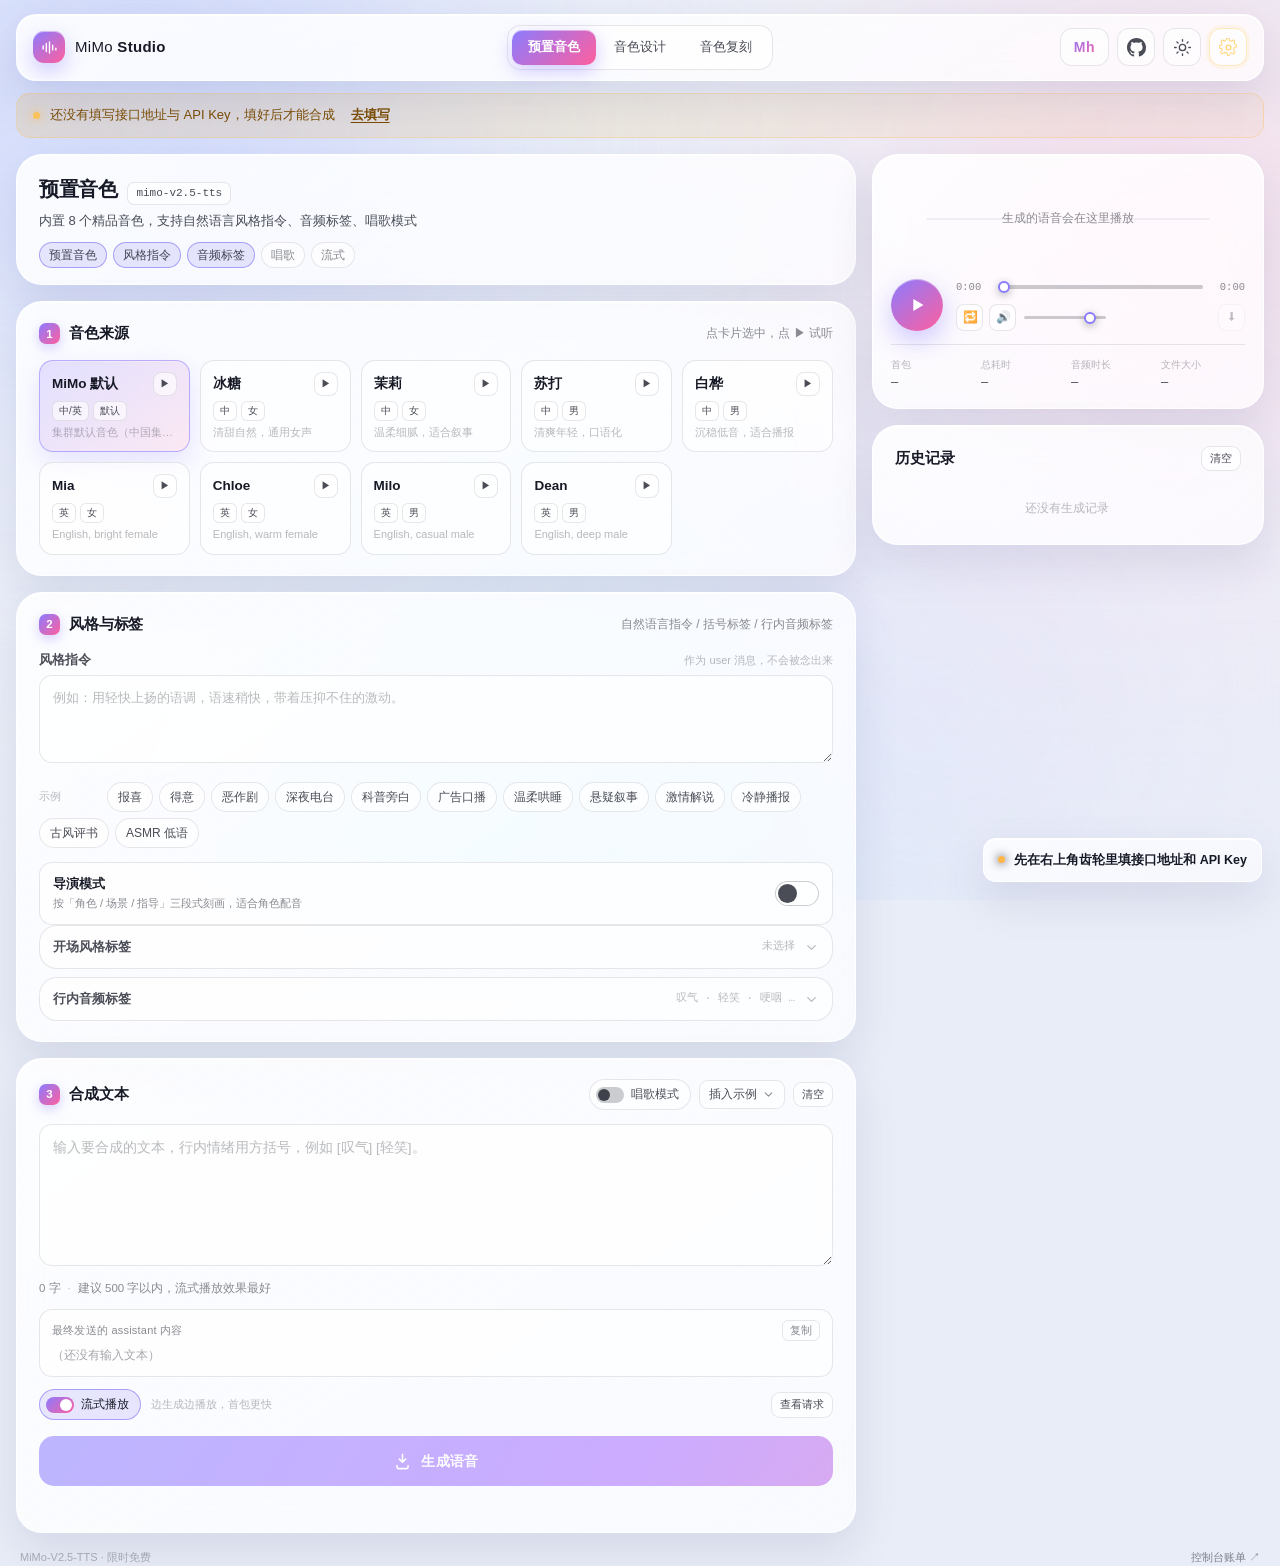
<file: index.html>
<!DOCTYPE html>
<html lang="zh-CN" data-theme="dark">
<head>
<meta charset="utf-8" />
<meta name="viewport" content="width=device-width, initial-scale=1" />
<title>MiMo TTS Studio · 柔光玻璃语音工作台</title>
<link rel="icon" href="/static/favicon.svg" type="image/svg+xml" />
<link rel="stylesheet" href="/static/style.css" />
</head>
<body>
<!-- 背景柔光 -->
<div class="aurora" aria-hidden="true">
  <span class="blob blob-1"></span>
  <span class="blob blob-2"></span>
  <span class="blob blob-3"></span>
  <span class="blob blob-4"></span>
</div>
<div class="grain" aria-hidden="true"></div>

<header class="topbar glass">
  <div class="brand">
    <span class="brand-mark" aria-hidden="true">
      <svg viewBox="0 0 24 24" fill="none"><path d="M4 14v-4m4 7V7m4 12V5m4 10v-6m4 6v-2" stroke="currentColor" stroke-width="1.8" stroke-linecap="round"/></svg>
    </span>
    <span class="brand-text">MiMo <b>Studio</b></span>
  </div>

  <nav class="segmented" id="modelTabs" role="tablist" aria-label="模型切换">
    <span class="seg-thumb" aria-hidden="true"></span>
    <button class="seg is-active" data-model="mimo-v2.5-tts" role="tab">预置音色</button>
    <button class="seg" data-model="mimo-v2.5-tts-voicedesign" role="tab">音色设计</button>
    <button class="seg" data-model="mimo-v2.5-tts-voiceclone" role="tab">音色复刻</button>
  </nav>

  <div class="top-actions">
    <span class="brand-sign" title="Mh"><i>Mh</i></span>
    <a class="icon-btn" id="githubLink" href="https://github.com/1077553201/free-mimo-v2.5-tts-studio" target="_blank" rel="noreferrer" title="GitHub 仓库" aria-label="GitHub 仓库">
      <svg viewBox="0 0 16 16" fill="currentColor" aria-hidden="true"><path d="M8 0C3.58 0 0 3.58 0 8c0 3.54 2.29 6.53 5.47 7.59.4.07.55-.17.55-.38 0-.19-.01-.82-.01-1.49-2.01.37-2.53-.49-2.69-.94-.09-.23-.48-.94-.82-1.13-.28-.15-.68-.52-.01-.53.63-.01 1.08.58 1.23.82.72 1.21 1.87.87 2.33.66.07-.52.28-.87.51-1.07-1.78-.2-3.64-.89-3.64-3.95 0-.87.31-1.59.82-2.15-.08-.2-.36-1.02.08-2.12 0 0 .67-.21 2.2.82.64-.18 1.32-.27 2-.27s1.36.09 2 .27c1.53-1.04 2.2-.82 2.2-.82.44 1.1.16 1.92.08 2.12.51.56.82 1.27.82 2.15 0 3.07-1.87 3.75-3.65 3.95.29.25.54.73.54 1.48 0 1.07-.01 1.93-.01 2.2 0 .21.15.46.55.38A8.01 8.01 0 0 0 16 8c0-4.42-3.58-8-8-8Z"/></svg>
    </a>
    <button class="icon-btn" id="themeToggle" title="切换主题" aria-label="切换主题">
      <svg class="ico-moon" viewBox="0 0 24 24" fill="none"><path d="M20 14.5A8.5 8.5 0 0 1 9.5 4a7 7 0 1 0 10.5 10.5Z" stroke="currentColor" stroke-width="1.7" stroke-linejoin="round"/></svg>
      <svg class="ico-sun" viewBox="0 0 24 24" fill="none"><circle cx="12" cy="12" r="4" stroke="currentColor" stroke-width="1.7"/><path d="M12 2v2m0 16v2M2 12h2m16 0h2M4.9 4.9l1.4 1.4m11.4 11.4 1.4 1.4M19.1 4.9l-1.4 1.4M6.3 17.7l-1.4 1.4" stroke="currentColor" stroke-width="1.7" stroke-linecap="round"/></svg>
    </button>
    <button class="icon-btn" id="settingsBtn" title="API Key 设置" aria-label="API Key 设置">
      <svg viewBox="0 0 24 24" fill="none"><circle cx="12" cy="12" r="3" stroke="currentColor" stroke-width="1.7"/><path d="M19.4 15a1.7 1.7 0 0 0 .3 1.9l.1.1a2 2 0 1 1-2.8 2.8l-.1-.1a1.7 1.7 0 0 0-2.9 1.2V21a2 2 0 1 1-4 0v-.1A1.7 1.7 0 0 0 7 19.4a1.7 1.7 0 0 0-1.9.3l-.1.1a2 2 0 1 1-2.8-2.8l.1-.1A1.7 1.7 0 0 0 3 14a1.7 1.7 0 0 0-1.6-1H1a2 2 0 1 1 0-4h.1A1.7 1.7 0 0 0 3 7.4a1.7 1.7 0 0 0-.3-1.9l-.1-.1a2 2 0 1 1 2.8-2.8l.1.1A1.7 1.7 0 0 0 7 3h.1A1.7 1.7 0 0 0 8.6 1H9a2 2 0 1 1 4 0v.1A1.7 1.7 0 0 0 15 3a1.7 1.7 0 0 0 1.9-.3l.1-.1a2 2 0 1 1 2.8 2.8l-.1.1A1.7 1.7 0 0 0 21 7.4V7.5a2 2 0 1 1 0 4h-.1a1.7 1.7 0 0 0-1.5 1.6Z" stroke="currentColor" stroke-width="1.4" stroke-linejoin="round" transform="translate(1 1) scale(0.92)"/></svg>
    </button>
  </div>
</header>

<div class="keybanner" id="keyBanner" hidden>
  <span class="dot"></span>
  <span>还没有填写接口地址与 API Key，填好后才能合成</span>
  <button class="link-btn" id="bannerKeyBtn">去填写</button>
</div>

<main class="layout">
  <!-- ============================ 左列 ============================ -->
  <div class="col col-left">

    <!-- 模型说明 -->
    <section class="glass card intro-card model-card">
      <div class="intro-head">
        <h1 id="introTitle">预置音色</h1>
        <span class="pill-tag" id="introModel">mimo-v2.5-tts</span>
      </div>
      <p class="intro-desc" id="introDesc"></p>
      <div class="badges" id="introBadges"></div>
    </section>

    <!-- 音色来源 -->
    <section class="glass card model-card">
      <header class="card-head">
        <h2><span class="step">1</span>音色来源</h2>
        <span class="card-hint" id="voiceHint">点卡片选中，点 ▶ 试听</span>
      </header>

      <!-- 预置音色 -->
      <div class="cap" data-cap="preset_voice">
        <div class="voice-grid" id="voiceGrid"></div>
      </div>

      <!-- 音色设计 -->
      <div class="cap" data-cap="voice_design">
        <div class="field">
          <div class="field-head">
            <label for="designDesc">音色描述</label>
            <span class="field-tip">1–4 句即可；这段文字会作为 user 消息发送</span>
          </div>
          <textarea id="designDesc" rows="3" placeholder="例如：二十多岁的年轻女性，丝滑醇厚，温柔治愈，语速缓慢沉稳，像深夜电台主播。"></textarea>
        </div>

        <div class="sub-label">点选维度，自动拼进描述</div>
        <div id="designChips" class="chip-groups"></div>

        <div class="sub-label">成品模板 <span class="muted">一键替换描述</span></div>
        <div class="template-row" id="designTemplates"></div>

        <div class="switch-row">
          <div>
            <div class="switch-title">智能润色 optimize_text_preview</div>
            <div class="switch-sub">开启后可以不填合成文本，由模型自动生成并润色播报内容</div>
          </div>
          <button class="switch" id="optimizeToggle" role="switch" aria-checked="false"><span></span></button>
        </div>
      </div>

      <!-- 音色复刻 -->
      <div class="cap" data-cap="voice_clone">
        <div class="drop-zone" id="dropZone" tabindex="0">
          <svg viewBox="0 0 24 24" fill="none" class="dz-icon"><path d="M12 16V4m0 0L8 8m4-4 4 4" stroke="currentColor" stroke-width="1.7" stroke-linecap="round" stroke-linejoin="round"/><path d="M4 15v3a2 2 0 0 0 2 2h12a2 2 0 0 0 2-2v-3" stroke="currentColor" stroke-width="1.7" stroke-linecap="round"/></svg>
          <div class="dz-text">拖入 <b>mp3 / wav</b> 音频样本，或点击选择文件</div>
          <div class="dz-sub" id="dzSub">样本会被复刻成音色，Base64 后需小于 10MB</div>
          <input type="file" id="fileInput" accept=".mp3,.wav,audio/mpeg,audio/wav,audio/*" hidden />
        </div>

        <div class="record-row">
          <button class="rec-btn" id="recordBtn">
            <span class="rec-dot"></span><span id="recordLabel">录一段（最长 30 秒）</span>
          </button>
          <div class="rec-meter" id="recMeter" aria-hidden="true"><i></i><i></i><i></i><i></i><i></i><i></i><i></i><i></i><i></i><i></i><i></i><i></i></div>
          <span class="rec-time" id="recTime">00:00</span>
        </div>

        <div class="sub-label">样本库 <span class="muted" id="sampleCount"></span></div>
        <div class="sample-list" id="sampleList"></div>
      </div>
    </section>

    <!-- 风格与标签 -->
    <section class="glass card model-card" data-card-caps="style_instruction audio_tags">
      <header class="card-head">
        <h2><span class="step">2</span>风格与标签</h2>
        <span class="card-hint">自然语言指令 / 括号标签 / 行内音频标签</span>
      </header>

      <!-- 风格指令 -->
      <div class="cap" data-cap="style_instruction">
        <div class="field">
          <div class="field-head">
            <label for="instruction">风格指令</label>
            <span class="field-tip">作为 user 消息，不会被念出来</span>
          </div>
          <textarea id="instruction" rows="3" placeholder="例如：用轻快上扬的语调，语速稍快，带着压抑不住的激动。"></textarea>
        </div>
        <div class="chip-groups" id="stylePresets"></div>

        <div class="switch-row">
          <div>
            <div class="switch-title">导演模式</div>
            <div class="switch-sub">按「角色 / 场景 / 指导」三段式刻画，适合角色配音</div>
          </div>
          <button class="switch" id="directorToggle" role="switch" aria-checked="false"><span></span></button>
        </div>
        <div class="director" id="directorFields" hidden>
          <div class="field"><div class="field-head"><label for="directorRole">角色</label><span class="field-tip">身份、性格、气质、说话习惯</span></div><textarea id="directorRole" rows="2"></textarea></div>
          <div class="field"><div class="field-head"><label for="directorScene">场景</label><span class="field-tip">发生了什么、和谁说话、情绪在哪</span></div><textarea id="directorScene" rows="2"></textarea></div>
          <div class="field"><div class="field-head"><label for="directorGuide">指导</label><span class="field-tip">语速、气息、停顿、重音、共鸣</span></div><textarea id="directorGuide" rows="3"></textarea></div>
          <button class="ghost-btn" id="directorExample">填入文档示例</button>
        </div>
      </div>

      <!-- 音频标签：两段可折叠，避免页面过长 -->
      <div class="cap" data-cap="audio_tags">
        <div class="folds">
          <section class="fold">
            <div class="fold-head" id="openingFoldHead" role="button" tabindex="0" aria-expanded="false" aria-controls="openingBody">
              <span class="fold-title">开场风格标签</span>
              <span class="fold-value" id="openingFoldValue">未选择</span>
              <button class="fold-clear" id="openingClear" hidden>清除</button>
              <svg class="fold-caret" viewBox="0 0 24 24" fill="none"><path d="m6 9 6 6 6-6" stroke="currentColor" stroke-width="1.9" stroke-linecap="round" stroke-linejoin="round"/></svg>
            </div>
            <div class="fold-body" id="openingBody"><div class="fold-inner">
              <p class="fold-note">可多选，自动合并成一个括号标签；与唱歌模式互斥。</p>
              <div id="openingTagGroups" class="chip-groups"></div>
            </div></div>
          </section>

          <section class="fold">
            <div class="fold-head" id="inlineFoldHead" role="button" tabindex="0" aria-expanded="false" aria-controls="inlineBody">
              <span class="fold-title">行内音频标签</span>
              <span class="fold-value">叹气 · 轻笑 · 哽咽 …</span>
              <svg class="fold-caret" viewBox="0 0 24 24" fill="none"><path d="m6 9 6 6 6-6" stroke="currentColor" stroke-width="1.9" stroke-linecap="round" stroke-linejoin="round"/></svg>
            </div>
            <div class="fold-body" id="inlineBody"><div class="fold-inner">
              <p class="fold-note">点击插入到光标处，用方括号表示行内情绪，例如 [叹气] [轻笑] [哽咽]。</p>
              <div id="inlineTagGroups" class="chip-groups"></div>
            </div></div>
          </section>
        </div>
      </div>
    </section>

    <!-- 文本与生成 -->
    <section class="glass card model-card">
      <header class="card-head">
        <h2><span class="step">3</span>合成文本</h2>
        <div class="head-tools">
          <button class="switch-inline" id="singingToggle" data-cap="singing" role="switch" aria-checked="false">
            <span class="switch-mini"><span></span></span>唱歌模式
          </button>
          <div class="menu-wrap" id="sampleWrap">
            <button class="mini-select" id="sampleBtn" aria-haspopup="listbox" aria-expanded="false" title="插入示例文本">
              插入示例
              <svg class="caret" viewBox="0 0 24 24" fill="none"><path d="m6 9 6 6 6-6" stroke="currentColor" stroke-width="1.9" stroke-linecap="round" stroke-linejoin="round"/></svg>
            </button>
            <div class="menu" id="sampleMenu" role="listbox" hidden></div>
          </div>
          <button class="ghost-btn tiny" id="clearText">清空</button>
        </div>
      </header>

      <textarea id="mainText" rows="5" placeholder="输入要合成的文本，行内情绪用方括号，例如 [叹气] [轻笑]。"></textarea>

      <div class="editor-foot">
        <span id="charCount">0 字</span>
        <span class="sep">·</span>
        <span class="muted" id="textHint">建议 500 字以内，流式播放效果最好</span>
      </div>

      <div class="final-block">
        <div class="final-head"><span>最终发送的 assistant 内容</span><button class="copy-btn" id="copyFinal">复制</button></div>
        <div class="final-preview" id="finalPreview"></div>
        <div class="final-note" id="finalNote" hidden>唱歌模式会忽略行内情绪标签（<code>（…）</code> / <code>[…]</code>），只保留开头的 <code>(唱歌)</code>，避免被当成歌词唱出来。</div>
      </div>

      <div class="opt-row">
        <button class="switch-inline" id="streamToggle" data-cap="stream" role="switch" aria-checked="true">
          <span class="switch-mini"><span></span></span>流式播放
        </button>
        <span class="stream-note" id="streamNote">边生成边播放，首包更快</span>
        <button class="ghost-btn tiny" id="reqToggle">查看请求</button>
      </div>
      <pre class="req-preview" id="reqPreview" hidden></pre>

      <div class="action-row">
        <button class="cta" id="generateBtn">
          <svg viewBox="0 0 24 24" fill="none"><path d="M12 3v10m0 0 4-4m-4 4-4-4" stroke="currentColor" stroke-width="2" stroke-linecap="round" stroke-linejoin="round"/><path d="M5 17v2a2 2 0 0 0 2 2h10a2 2 0 0 0 2-2v-2" stroke="currentColor" stroke-width="2" stroke-linecap="round"/></svg>
          <span id="generateLabel">生成语音</span>
        </button>
        <button class="stop-btn" id="stopBtn" hidden>停止</button>
      </div>
      <div class="gen-status" id="genStatus"></div>
    </section>

  </div>

  <!-- ============================ 右列 ============================ -->
  <aside class="col col-right">
    <section class="glass card player-card">
      <canvas id="waveCanvas" class="wave" height="96" aria-hidden="true"></canvas>
      <div class="player-empty" id="playerEmpty">生成的语音会在这里播放</div>

      <div class="player-main">
        <button class="play-btn" id="playBtn" aria-label="播放">
          <svg class="ico-play" viewBox="0 0 24 24"><path d="M8 5.5v13l11-6.5-11-6.5Z" fill="currentColor"/></svg>
          <svg class="ico-pause" viewBox="0 0 24 24"><path d="M8 5h3v14H8zM13 5h3v14h-3z" fill="currentColor"/></svg>
        </button>
        <div class="player-body">
          <div class="seek-row">
            <span class="time" id="curTime">0:00</span>
            <input type="range" id="seekBar" min="0" max="1000" value="0" step="1" aria-label="进度" />
            <span class="time" id="durTime">0:00</span>
          </div>
          <div class="player-tools">
            <button class="tool-btn" id="loopBtn" title="循环">🔁</button>
            <div class="vol-wrap">
              <button class="tool-btn" id="muteBtn" title="静音">🔊</button>
              <input type="range" id="volBar" min="0" max="100" value="85" aria-label="音量" />
            </div>
            <a class="tool-btn dl" id="downloadBtn" download title="下载 wav" aria-disabled="true">⬇</a>
            <audio id="audioEl" preload="auto"></audio>
          </div>
        </div>
      </div>

      <div class="meta-strip" id="metaStrip">
        <div class="meta-item"><span class="meta-k">首包</span><span class="meta-v" id="metaFirst">—</span></div>
        <div class="meta-item"><span class="meta-k">总耗时</span><span class="meta-v" id="metaTotal">—</span></div>
        <div class="meta-item"><span class="meta-k">音频时长</span><span class="meta-v" id="metaDur">—</span></div>
        <div class="meta-item"><span class="meta-k">文件大小</span><span class="meta-v" id="metaSize">—</span></div>
      </div>
    </section>

    <section class="glass card history-card">
      <header class="card-head">
        <h2>历史记录 <span class="h-count" id="historyCount"></span></h2>
        <button class="ghost-btn tiny" id="clearHistory">清空</button>
      </header>
      <div class="history-list" id="historyList">
        <div class="empty-tip">还没有生成记录</div>
      </div>
    </section>

  </aside>

  <footer class="foot-note">
    <span>MiMo-V2.5-TTS · 限时免费</span>
    <a href="https://platform.xiaomimimo.com/#/console/usage" target="_blank" rel="noreferrer">控制台账单 ↗</a>
  </footer>
</main>

<!-- 设置抽屉 -->
<div class="drawer-mask" id="drawerMask" hidden></div>
<aside class="drawer glass" id="drawer" hidden aria-label="接口设置">
  <header class="drawer-head">
    <h3>接口设置</h3>
    <button class="icon-btn small" id="drawerClose" aria-label="关闭">✕</button>
  </header>
  <p class="drawer-tip">这个页面没有后端，浏览器直接连你填的接口。地址和 Key 只保存在你自己的浏览器里，不会上传到任何服务器，也不会进入别人的记录。</p>

  <div class="field">
    <div class="field-head"><label for="baseInput">接口地址</label><span class="field-tip">到 /v1 即可</span></div>
    <input type="text" id="baseInput" placeholder="https://api.xiaomimimo.com/v1" autocomplete="off" spellcheck="false" />
    <div class="addr-row" id="basePresets">
      <button type="button" data-base="https://api.xiaomimimo.com/v1">官方地址</button>
      <button type="button" data-base="https://token-plan-sgp.xiaomimimo.com/v1">Token Plan · SGP</button>
    </div>
  </div>

  <div class="field">
    <div class="field-head"><label for="keyInput">API Key</label><span class="field-tip" id="keySource">未配置</span></div>
    <input type="password" id="keyInput" placeholder="sk-..." autocomplete="off" spellcheck="false" />
  </div>

  <div class="drawer-actions">
    <button class="cta small" id="saveKey">保存并测试</button>
    <button class="ghost-btn tiny" id="clearKey">清除</button>
  </div>
  <div class="drawer-result" id="keyResult"></div>

  <div class="drawer-block">
    <div class="drawer-block-head">
      <h4>还没有 Key？</h4>
      <span class="field-tip">大约 1 分钟</span>
    </div>
    <ol class="howto">
      <li>打开 MiMo 控制台，用小米账号登录；没有账号可以现场注册。</li>
      <li>左侧进「API Keys」，新建一个，复制 <code>sk-</code> 开头的那串。</li>
      <li>粘贴到上面的输入框，点「保存并测试」，看到「连接成功」就能用了。</li>
    </ol>
    <div class="drawer-actions">
      <a class="ghost-btn btn-link" href="https://mimo.mi.com" target="_blank" rel="noreferrer">MiMo 官网 ↗</a>
      <a class="ghost-btn btn-link" href="https://platform.xiaomimimo.com/#/console/api-keys" target="_blank" rel="noreferrer">获取 API Key ↗</a>
    </div>
    <p class="field-note">按量付费的 Key 形如 <code>sk-...</code>，用默认地址即可；订阅 Token Plan 的形如 <code>tp-...</code>，要同时把上面的接口地址改成 Token Plan 节点。Key 只存在你自己的浏览器里。</p>
  </div>

  <div class="drawer-foot">
    <div>本机存储 <span id="storeState">—</span></div>
    <div>历史条数 <span id="storeCount">—</span></div>
  </div>
</aside>

<div class="toasts" id="toasts" aria-live="polite"></div>

<script src="/static/ui-config.js"></script>
<script src="/static/ui-state.js"></script>
<script src="/static/store.js"></script>
<script src="/static/api.js"></script>
<script src="/static/audio.js"></script>
<script src="/static/app.js"></script>
</body>
</html>
</file>
<file: static/style.css>
/* =========================================================================
   MiMo TTS Studio — 柔光玻璃 / 毛玻璃 双主题
   设计要点：
   1. 背景是「柔光」：4 团高模糊彩色光斑缓慢漂移，再压一层噪点去塑料感
   2. 前景是「玻璃」：半透明渐变底 + backdrop-filter 模糊 + 内高光描边
   3. 主题全部走 CSS 变量，html[data-theme] 一键切换，过渡 300ms
   ========================================================================= */

/* ------------------------------------------------------------------ tokens */
:root {
  --font: -apple-system, BlinkMacSystemFont, "Segoe UI", "PingFang SC", "Hiragino Sans GB",
          "Microsoft YaHei", "Noto Sans SC", sans-serif;
  --mono: "SF Mono", "JetBrains Mono", Consolas, "Cascadia Mono", monospace;

  --r-lg: 26px;
  --r-md: 18px;
  --r-sm: 13px;

  --accent-1: #8b7bff;
  --accent-2: #ff5f9e;
  --accent-3: #2ad4ff;

  --ease: cubic-bezier(.22, .68, .36, 1);
}

html[data-theme="dark"] {
  --bg: #07070c;
  --bg-2: #0b0b14;
  --text: #f3f4f9;
  --text-dim: rgba(243, 244, 249, .72);
  --muted: rgba(243, 244, 249, .45);
  --faint: rgba(243, 244, 249, .28);

  --glass-bg: linear-gradient(148deg, rgba(255, 255, 255, .11), rgba(255, 255, 255, .028));
  --glass-tint: rgba(9, 9, 16, .46);
  --glass-2-bg: linear-gradient(148deg, rgba(255, 255, 255, .07), rgba(255, 255, 255, .022));
  --glass-border: rgba(255, 255, 255, .13);
  --glass-shadow: 0 24px 70px rgba(0, 0, 0, .55), inset 0 1px 0 rgba(255, 255, 255, .22);
  --glass-blur: blur(30px) saturate(175%);

  --chip-bg: rgba(255, 255, 255, .055);
  --chip-hover: rgba(255, 255, 255, .1);
  --field-bg: rgba(255, 255, 255, .045);
  --field-bg-focus: rgba(255, 255, 255, .07);
  --stroke: rgba(255, 255, 255, .11);
  --stroke-strong: rgba(255, 255, 255, .24);

  --accent-line: rgba(139, 123, 255, .55);
  --accent-soft: rgba(139, 123, 255, .18);
  --on-accent: #0a0a12;
  --mark-bg: rgba(255, 212, 121, .16);
  --mark-fg: #ffd479;

  --blob-1: #6d5efc;
  --blob-2: #ff4d94;
  --blob-3: #2ad4ff;
  --blob-4: #7a3cff;
  --blob-opacity: .30;
  --aurora-veil: linear-gradient(180deg, rgba(7, 7, 12, .34) 0%, rgba(7, 7, 12, .58) 42%, rgba(7, 7, 12, .76) 100%);
  --grain-opacity: .05;
  --shadow-soft: 0 18px 44px rgba(0, 0, 0, .38);
  --menu-bg: rgba(23, 23, 35, .97);
  --scroll-thumb: rgba(255, 255, 255, .16);
}

html[data-theme="light"] {
  --bg: #e9edf7;
  --bg-2: #f6f8fd;
  --text: #171a26;
  --text-dim: rgba(23, 26, 38, .78);
  --muted: rgba(23, 26, 38, .5);
  --faint: rgba(23, 26, 38, .3);

  --glass-bg: linear-gradient(148deg, rgba(255, 255, 255, .82), rgba(255, 255, 255, .58));
  --glass-tint: rgba(255, 255, 255, .34);
  --glass-2-bg: linear-gradient(148deg, rgba(255, 255, 255, .68), rgba(255, 255, 255, .44));
  --glass-border: rgba(255, 255, 255, .95);
  --glass-shadow: 0 18px 44px rgba(84, 92, 145, .14), inset 0 1px 0 rgba(255, 255, 255, .95);
  --glass-blur: blur(24px) saturate(165%);

  --chip-bg: rgba(255, 255, 255, .62);
  --chip-hover: rgba(255, 255, 255, .92);
  --field-bg: rgba(255, 255, 255, .66);
  --field-bg-focus: rgba(255, 255, 255, .95);
  --stroke: rgba(23, 26, 38, .1);
  --stroke-strong: rgba(23, 26, 38, .22);

  --accent-line: rgba(107, 92, 240, .5);
  --accent-soft: rgba(107, 92, 240, .14);
  --on-accent: #ffffff;
  --mark-bg: rgba(255, 168, 0, .2);
  --mark-fg: #a15c00;

  --blob-1: #b7c6ff;
  --blob-2: #ffc4d8;
  --blob-3: #a9e8ff;
  --blob-4: #d9ccff;
  --blob-opacity: .9;
  --aurora-veil: linear-gradient(180deg, rgba(255, 255, 255, .14) 0%, rgba(246, 248, 253, .34) 50%, rgba(233, 237, 247, .5) 100%);
  --grain-opacity: .035;
  --shadow-soft: 0 14px 34px rgba(84, 92, 145, .12);
  --menu-bg: rgba(255, 255, 255, .97);
  --scroll-thumb: rgba(23, 26, 38, .18);
}

/* ------------------------------------------------------------------ reset */
*, *::before, *::after { box-sizing: border-box; }
[hidden] { display: none !important; }

html, body { height: 100%; }

body {
  margin: 0;
  min-height: 100vh;
  font-family: var(--font);
  font-size: 14px;
  line-height: 1.6;
  color: var(--text);
  background: var(--bg);
  -webkit-font-smoothing: antialiased;
  text-rendering: optimizeLegibility;
  overflow-x: hidden;
  transition: background .35s var(--ease), color .35s var(--ease);
}

h1, h2, h3 { margin: 0; font-weight: 600; letter-spacing: -.01em; }
p { margin: 0; }
button, input, textarea, select { font: inherit; color: inherit; }
button { cursor: pointer; border: 0; background: none; }
a { color: inherit; }
code { font-family: var(--mono); font-size: .85em; }

::selection { background: var(--accent-soft); }

::-webkit-scrollbar { width: 9px; height: 9px; }
::-webkit-scrollbar-track { background: transparent; }
::-webkit-scrollbar-thumb { background: var(--scroll-thumb); border-radius: 99px; border: 2px solid transparent; background-clip: padding-box; }
::-webkit-scrollbar-thumb:hover { background: var(--stroke-strong); background-clip: padding-box; }

/* ------------------------------------------------------------------ 柔光背景 */
.aurora {
  position: fixed;
  inset: 0;
  z-index: -2;
  overflow: hidden;
  background: var(--bg);
  transition: background .35s var(--ease);
}

/* 暗幕：把柔光压回"背景"，让玻璃面板重新获得层次 */
.aurora::after {
  content: "";
  position: absolute;
  inset: 0;
  background: var(--aurora-veil);
  pointer-events: none;
  transition: background .5s var(--ease);
}

.blob {
  position: absolute;
  display: block;
  border-radius: 50%;
  filter: blur(150px);
  opacity: var(--blob-opacity);
  will-change: transform;
  transition: background .5s var(--ease), opacity .5s var(--ease);
}

.blob-1 { width: 42vw; height: 42vw; left: -10vw; top: -12vw; background: var(--blob-1); animation: drift1 64s ease-in-out infinite; }
.blob-2 { width: 34vw; height: 34vw; right: -8vw; top: 4vh;  background: var(--blob-2); animation: drift2 78s ease-in-out infinite; }
.blob-3 { width: 38vw; height: 38vw; left: 26vw; bottom: -20vw; background: var(--blob-3); animation: drift3 88s ease-in-out infinite; }
.blob-4 { width: 24vw; height: 24vw; right: 16vw; bottom: 4vh; background: var(--blob-4); animation: drift4 72s ease-in-out infinite; }

@keyframes drift1 {
  0%, 100% { transform: translate3d(0, 0, 0) scale(1); }
  50% { transform: translate3d(6vw, 4vh, 0) scale(1.08); }
}
@keyframes drift2 {
  0%, 100% { transform: translate3d(0, 0, 0) scale(1.04); }
  50% { transform: translate3d(-5vw, 6vh, 0) scale(.94); }
}
@keyframes drift3 {
  0%, 100% { transform: translate3d(0, 0, 0) scale(1); }
  50% { transform: translate3d(-7vw, -5vh, 0) scale(1.1); }
}
@keyframes drift4 {
  0%, 100% { transform: translate3d(0, 0, 0) scale(.96); }
  50% { transform: translate3d(4vw, -6vh, 0) scale(1.06); }
}

/* 噪点：一层极淡的 feTurbulence，压住渐变塑料感 */
.grain {
  position: fixed;
  inset: 0;
  z-index: -1;
  pointer-events: none;
  opacity: var(--grain-opacity);
  mix-blend-mode: overlay;
  background-image: url("data:image/svg+xml,%3Csvg xmlns='http://www.w3.org/2000/svg' width='180' height='180'%3E%3Cfilter id='n'%3E%3CfeTurbulence type='fractalNoise' baseFrequency='0.8' numOctaves='3' stitchTiles='stitch'/%3E%3C/filter%3E%3Crect width='100%25' height='100%25' filter='url(%23n)'/%3E%3C/svg%3E");
}

@media (prefers-reduced-motion: reduce) {
  .blob { animation: none !important; }
}

/* ------------------------------------------------------------------ 玻璃 */
.glass {
  position: relative;
  background: var(--glass-bg);
  background-color: var(--glass-tint);
  border: 1px solid var(--glass-border);
  -webkit-backdrop-filter: var(--glass-blur);
  backdrop-filter: var(--glass-blur);
  box-shadow: var(--glass-shadow);
  transition: background .35s var(--ease), border-color .35s var(--ease),
              box-shadow .35s var(--ease), transform .2s var(--ease);
}

/* 顶部一条更亮的描边，玻璃的「边缘反光」 */
.glass::before {
  content: "";
  position: absolute;
  inset: 0;
  border-radius: inherit;
  padding: 1px;
  background: linear-gradient(150deg, rgba(255, 255, 255, .38), transparent 38%, transparent 66%, rgba(255, 255, 255, .1));
  -webkit-mask: linear-gradient(#000 0 0) content-box, linear-gradient(#000 0 0);
  -webkit-mask-composite: xor;
  mask-composite: exclude;
  pointer-events: none;
  opacity: .85;
}

/* ------------------------------------------------------------------ 顶栏 */
.topbar {
  position: sticky;
  top: 14px;
  z-index: 40;
  display: grid;
  grid-template-columns: 1fr auto 1fr;
  align-items: center;
  gap: 16px;
  margin: 14px auto 0;
  padding: 10px 16px;
  width: min(1460px, calc(100% - 32px));
  border-radius: 20px;
}

.brand { display: flex; align-items: center; gap: 10px; font-size: 15px; letter-spacing: .02em; }
.brand-text b { font-weight: 700; }
.brand-mark {
  display: grid;
  place-items: center;
  width: 32px; height: 32px;
  border-radius: 11px;
  color: #fff;
  background: linear-gradient(140deg, var(--accent-1), var(--accent-2));
  box-shadow: 0 8px 20px rgba(139, 123, 255, .38), inset 0 1px 0 rgba(255, 255, 255, .5);
}
.brand-mark svg { width: 19px; height: 19px; }

.segmented {
  position: relative;
  display: flex;
  gap: 2px;
  padding: 4px;
  border-radius: 14px;
  background: var(--field-bg);
  border: 1px solid var(--stroke);
}

.seg {
  position: relative;
  z-index: 1;
  padding: 7px 16px;
  border-radius: 10px;
  font-size: 13px;
  color: var(--text-dim);
  white-space: nowrap;
  transition: color .25s var(--ease);
}
.seg:hover { color: var(--text); }
.seg.is-active { color: var(--on-accent); font-weight: 600; }

.seg-thumb {
  position: absolute;
  top: 4px;
  left: 4px;
  height: calc(100% - 8px);
  border-radius: 10px;
  background: linear-gradient(135deg, var(--accent-1), var(--accent-2));
  box-shadow: 0 6px 18px rgba(139, 123, 255, .4), inset 0 1px 0 rgba(255, 255, 255, .45);
  transition: transform .32s var(--ease), width .32s var(--ease);
  pointer-events: none;
}

.top-actions { display: flex; justify-content: flex-end; gap: 8px; }

.icon-btn {
  display: grid;
  place-items: center;
  width: 38px; height: 38px;
  border-radius: 12px;
  color: var(--text-dim);
  background: var(--chip-bg);
  border: 1px solid var(--stroke);
  transition: all .2s var(--ease);
}
.icon-btn:hover { color: var(--text); background: var(--chip-hover); border-color: var(--stroke-strong); transform: translateY(-1px); }
.icon-btn.small { width: 30px; height: 30px; border-radius: 9px; font-size: 13px; }
.icon-btn svg { width: 19px; height: 19px; }
.icon-btn.is-alert { color: #ffd479; border-color: rgba(255, 212, 121, .5); box-shadow: 0 0 0 3px rgba(255, 212, 121, .12); }

/* 顶栏署名 */
.brand-sign {
  display: inline-flex;
  align-items: center;
  justify-content: center;
  height: 38px;
  padding: 0 13px;
  border-radius: 12px;
  background: var(--chip-bg);
  border: 1px solid var(--stroke);
  transition: all .2s var(--ease);
  user-select: none;
}
.brand-sign:hover { border-color: var(--accent-line); transform: translateY(-1px); }
.brand-sign i {
  font-style: normal;
  font-size: 14px;
  font-weight: 700;
  letter-spacing: .04em;
  background: linear-gradient(135deg, var(--accent-1), var(--accent-2));
  -webkit-background-clip: text;
  background-clip: text;
  color: transparent;
}

html[data-theme="dark"] .ico-sun { display: none; }
html[data-theme="light"] .ico-moon { display: none; }

/* key 横幅 */
.keybanner {
  display: flex;
  align-items: center;
  gap: 10px;
  width: min(1460px, calc(100% - 32px));
  margin: 12px auto 0;
  padding: 10px 16px;
  border-radius: 14px;
  font-size: 13px;
  color: #ffe6b0;
  background: linear-gradient(100deg, rgba(255, 176, 32, .16), rgba(255, 176, 32, .05));
  border: 1px solid rgba(255, 196, 90, .32);
}
html[data-theme="light"] .keybanner { color: #7a4b00; }
.keybanner .dot { width: 7px; height: 7px; border-radius: 50%; background: #ffc45a; box-shadow: 0 0 10px #ffc45a; }
.link-btn { color: inherit; text-decoration: underline; text-underline-offset: 3px; font-weight: 600; }

/* ------------------------------------------------------------------ 布局 */
.layout {
  width: min(1460px, calc(100% - 32px));
  margin: 16px auto 40px;
  display: grid;
  grid-template-columns: minmax(0, 1fr) 392px;
  gap: 16px;
  align-items: start;
}

.col { display: flex; flex-direction: column; gap: 16px; min-width: 0; }

.card { border-radius: var(--r-lg); padding: 20px 22px; }

.card-head {
  display: flex;
  align-items: center;
  justify-content: space-between;
  gap: 12px;
  margin-bottom: 14px;
}
.card-head h2 {
  display: flex;
  align-items: center;
  gap: 9px;
  font-size: 14.5px;
}
.step {
  display: grid;
  place-items: center;
  width: 21px; height: 21px;
  border-radius: 7px;
  font-size: 11.5px;
  font-weight: 700;
  color: var(--on-accent);
  background: linear-gradient(135deg, var(--accent-1), var(--accent-2));
  box-shadow: 0 4px 12px rgba(139, 123, 255, .35);
}
.card-hint { font-size: 12px; color: var(--muted); }
.head-tools { display: flex; align-items: center; gap: 8px; flex-wrap: wrap; }

/* 说明卡 */
.intro-card { padding: 18px 22px 16px; }
.intro-head { display: flex; align-items: baseline; gap: 10px; flex-wrap: wrap; }
.intro-head h1 { font-size: 20px; letter-spacing: -.02em; }
.pill-tag {
  font-family: var(--mono);
  font-size: 11px;
  padding: 2px 8px;
  border-radius: 7px;
  color: var(--text-dim);
  background: var(--chip-bg);
  border: 1px solid var(--stroke);
}
.intro-desc { margin-top: 6px; font-size: 13px; color: var(--text-dim); }
.badges { display: flex; flex-wrap: wrap; gap: 6px; margin-top: 10px; }
.badge {
  font-size: 11.5px;
  padding: 3px 9px;
  border-radius: 999px;
  color: var(--text-dim);
  background: var(--accent-soft);
  border: 1px solid var(--accent-line);
}
.badge.dim { background: var(--chip-bg); border-color: var(--stroke); color: var(--muted); }

/* ------------------------------------------------------------------ 音色卡 */
.voice-grid {
  display: grid;
  grid-template-columns: repeat(auto-fill, minmax(148px, 1fr));
  gap: 10px;
}

.voice-card {
  position: relative;
  display: flex;
  flex-direction: column;
  gap: 3px;
  padding: 11px 12px 10px;
  text-align: left;
  border-radius: 14px;
  background: var(--chip-bg);
  border: 1px solid var(--stroke);
  transition: all .2s var(--ease);
  overflow: hidden;
}
.voice-card:hover {
  transform: translateY(-2px);
  border-color: var(--accent-line);
  background: var(--chip-hover);
  box-shadow: var(--shadow-soft);
}
.voice-card.is-active {
  background: linear-gradient(140deg, rgba(139, 123, 255, .22), rgba(255, 95, 158, .12));
  border-color: rgba(139, 123, 255, .55);
  box-shadow: 0 10px 26px rgba(139, 123, 255, .2), inset 0 1px 0 rgba(255, 255, 255, .26);
}
.voice-top { display: flex; align-items: center; justify-content: space-between; gap: 6px; }
.voice-name { font-size: 13.5px; font-weight: 600; }
.voice-meta { font-size: 11px; color: var(--muted); }
.voice-note { font-size: 11px; color: var(--faint); white-space: nowrap; overflow: hidden; text-overflow: ellipsis; }
.voice-tags { display: flex; gap: 4px; margin-top: 2px; }
.mini-tag {
  font-size: 10px;
  padding: 1px 6px;
  border-radius: 6px;
  color: var(--text-dim);
  background: var(--chip-bg);
  border: 1px solid var(--stroke);
  line-height: 1.6;
}
.voice-play {
  width: 24px; height: 24px;
  display: grid; place-items: center;
  border-radius: 8px;
  color: var(--text-dim);
  background: var(--chip-bg);
  border: 1px solid var(--stroke);
  font-size: 10px;
  flex: none;
  transition: all .18s var(--ease);
}
.voice-play:hover { color: var(--on-accent); background: linear-gradient(135deg, var(--accent-1), var(--accent-2)); border-color: transparent; }
.voice-play.is-busy { animation: pulse .9s ease-in-out infinite; }

@keyframes pulse { 0%, 100% { opacity: .45; } 50% { opacity: 1; } }

/* ------------------------------------------------------------------ 表单 */
.field { margin-bottom: 12px; }
.field:last-child { margin-bottom: 0; }
.field-head { display: flex; align-items: baseline; justify-content: space-between; gap: 8px; margin-bottom: 5px; }
.field-head label { font-size: 12.5px; font-weight: 600; color: var(--text-dim); }
.field-tip { font-size: 11px; color: var(--faint); }

textarea, input[type="password"], input[type="text"] {
  width: 100%;
  padding: 11px 13px;
  border-radius: var(--r-sm);
  background: var(--field-bg);
  border: 1px solid var(--stroke);
  color: var(--text);
  font-size: 13px;
  line-height: 1.65;
  resize: vertical;
  outline: none;
  transition: border-color .2s var(--ease), background .2s var(--ease), box-shadow .2s var(--ease);
}
textarea::placeholder, input::placeholder { color: var(--faint); }
textarea:focus, input:focus {
  background: var(--field-bg-focus);
  border-color: var(--accent-line);
  box-shadow: 0 0 0 3px var(--accent-soft);
}
textarea { min-height: 62px; }

.sub-label {
  display: flex;
  align-items: center;
  gap: 8px;
  margin: 16px 0 8px;
  font-size: 12px;
  font-weight: 600;
  color: var(--text-dim);
}
.muted { font-weight: 400; color: var(--muted); font-size: 11.5px; }

/* ------------------------------------------------------------------ chips */
.chip-groups { display: flex; flex-direction: column; gap: 9px; }

.chip-group { display: flex; flex-wrap: wrap; align-items: center; gap: 6px; }
.chip-group-label {
  font-size: 11px;
  color: var(--faint);
  width: 62px;
  flex: none;
  letter-spacing: .02em;
}

.chip {
  padding: 4px 10px;
  border-radius: 999px;
  font-size: 12px;
  color: var(--text-dim);
  background: var(--chip-bg);
  border: 1px solid var(--stroke);
  transition: all .16s var(--ease);
  line-height: 1.7;
}
.chip:hover { color: var(--text); background: var(--chip-hover); border-color: var(--accent-line); transform: translateY(-1px); }
.chip.is-on {
  color: var(--on-accent);
  background: linear-gradient(135deg, var(--accent-1), var(--accent-2));
  border-color: transparent;
  box-shadow: 0 5px 16px rgba(139, 123, 255, .38), inset 0 1px 0 rgba(255, 255, 255, .4);
  font-weight: 600;
}
.chip.is-on:hover { transform: translateY(-1px); }
.chip-insert::after { content: "＋"; margin-left: 3px; opacity: .45; font-size: 10px; }

/* 模板卡 */
.template-row { display: grid; grid-template-columns: repeat(auto-fill, minmax(148px, 1fr)); gap: 8px; }
.template-card {
  padding: 9px 11px;
  border-radius: 12px;
  text-align: left;
  font-size: 12px;
  color: var(--text-dim);
  background: var(--chip-bg);
  border: 1px solid var(--stroke);
  transition: all .18s var(--ease);
}
.template-card:hover { color: var(--text); border-color: var(--accent-line); background: var(--chip-hover); transform: translateY(-1px); }
.template-card b { display: block; font-size: 12.5px; margin-bottom: 2px; color: var(--text); }
.template-card span { font-size: 10.5px; color: var(--faint); display: block; overflow: hidden; text-overflow: ellipsis; white-space: nowrap; }

/* 开场标签汇总 */
.tag-summary {
  display: flex;
  align-items: center;
  gap: 8px;
  margin-top: 10px;
  padding: 8px 12px;
  border-radius: 11px;
  font-family: var(--mono);
  font-size: 12px;
  color: var(--text-dim);
  background: var(--field-bg);
  border: 1px dashed var(--stroke);
  min-height: 38px;
}
.tag-summary.is-empty { color: var(--faint); }
.tag-summary mark {
  color: var(--mark-fg);
  background: var(--mark-bg);
  border-radius: 5px;
  padding: 1px 5px;
  font-weight: 600;
}
.tag-summary .sum-clear {
  margin-left: auto;
  font-size: 11px;
  color: var(--muted);
  text-decoration: underline;
  text-underline-offset: 2px;
}

/* ------------------------------------------------------------------ switch */
.switch-row {
  display: flex;
  align-items: center;
  justify-content: space-between;
  gap: 14px;
  margin-top: 14px;
  padding: 11px 13px;
  border-radius: var(--r-sm);
  background: var(--field-bg);
  border: 1px solid var(--stroke);
}
.switch-title { font-size: 12.5px; font-weight: 600; }
.switch-sub { font-size: 11px; color: var(--muted); margin-top: 1px; }

.switch {
  flex: none;
  width: 44px; height: 25px;
  border-radius: 999px;
  background: var(--chip-bg);
  border: 1px solid var(--stroke-strong);
  padding: 2px;
  transition: all .22s var(--ease);
}
.switch > span {
  display: block;
  width: 19px; height: 19px;
  border-radius: 50%;
  background: var(--text-dim);
  transition: transform .22s var(--ease), background .22s var(--ease);
}
.switch[aria-checked="true"] {
  background: linear-gradient(135deg, var(--accent-1), var(--accent-2));
  border-color: transparent;
  box-shadow: 0 4px 14px rgba(139, 123, 255, .4);
}
.switch[aria-checked="true"] > span { transform: translateX(19px); background: #fff; }
.switch:disabled { opacity: .4; cursor: not-allowed; }

.switch-inline {
  display: inline-flex;
  align-items: center;
  gap: 7px;
  padding: 5px 11px 5px 6px;
  border-radius: 999px;
  font-size: 12px;
  color: var(--text-dim);
  background: var(--chip-bg);
  border: 1px solid var(--stroke);
  transition: all .18s var(--ease);
}
.switch-inline:hover { border-color: var(--accent-line); color: var(--text); }
.switch-mini {
  width: 28px; height: 16px;
  border-radius: 999px;
  background: var(--stroke-strong);
  padding: 2px;
  transition: background .2s var(--ease);
  flex: none;
}
.switch-mini > span {
  display: block;
  width: 12px; height: 12px;
  border-radius: 50%;
  background: var(--text-dim);
  transition: transform .2s var(--ease), background .2s var(--ease);
}
.switch-inline[aria-checked="true"] .switch-mini { background: linear-gradient(135deg, var(--accent-1), var(--accent-2)); }
.switch-inline[aria-checked="true"] .switch-mini > span { transform: translateX(12px); background: #fff; }
.switch-inline[aria-checked="true"] { color: var(--text); border-color: var(--accent-line); background: var(--accent-soft); }
.switch-inline:disabled { opacity: .45; cursor: not-allowed; }

/* 导演模式 */
.director { margin-top: 12px; padding: 13px; border-radius: var(--r-md); background: var(--field-bg); border: 1px solid var(--stroke); }
.director .field { margin-bottom: 10px; }
.director textarea { background: rgba(127, 127, 127, .07); }

/* ------------------------------------------------------------------ 折叠面板 */
.folds { display: flex; flex-direction: column; gap: 8px; }

.fold {
  border-radius: var(--r-md);
  background: var(--field-bg);
  border: 1px solid var(--stroke);
  overflow: hidden;
  transition: border-color .22s var(--ease), background .22s var(--ease);
}
.fold.is-open { border-color: var(--accent-line); background: var(--chip-bg); }

.fold-head {
  display: flex;
  align-items: center;
  gap: 9px;
  width: 100%;
  padding: 11px 13px;
  text-align: left;
  font-size: 12.5px;
  color: var(--text-dim);
  cursor: pointer;
  user-select: none;
  transition: color .18s var(--ease);
}
.fold-head:hover { color: var(--text); }
.fold-head:focus-visible { outline: 2px solid var(--accent-line); outline-offset: -2px; border-radius: var(--r-md); }

.fold-title { font-weight: 600; flex: none; }
.fold-value {
  margin-left: auto;
  font-family: var(--mono);
  font-size: 11px;
  color: var(--faint);
  white-space: nowrap;
  overflow: hidden;
  text-overflow: ellipsis;
  max-width: 58%;
}
.fold-value.is-on { color: var(--accent-1); font-weight: 600; }
html[data-theme="light"] .fold-value.is-on { color: var(--accent-2); }

.fold-clear {
  flex: none;
  padding: 1px 7px;
  border-radius: 6px;
  font-size: 10.5px;
  color: var(--muted);
  border: 1px solid var(--stroke);
  transition: all .16s var(--ease);
}
.fold-clear:hover { color: var(--text); border-color: var(--accent-line); background: var(--chip-bg); }

.fold-caret {
  width: 15px; height: 15px;
  flex: none;
  color: var(--faint);
  transition: transform .28s var(--ease);
}
.fold.is-open .fold-caret { transform: rotate(180deg); }

.fold-body {
  display: grid;
  grid-template-rows: 0fr;
  transition: grid-template-rows .3s var(--ease);
}
.fold.is-open .fold-body { grid-template-rows: 1fr; }
.fold-inner { overflow: hidden; min-height: 0; }
.fold-note { padding: 0 13px 8px; font-size: 11px; color: var(--faint); }
.fold-inner .chip-groups { padding: 0 13px 13px; }

/* ------------------------------------------------------------------ 下拉菜单 */
.menu-wrap { position: relative; }

.mini-select {
  display: inline-flex;
  align-items: center;
  gap: 5px;
  max-width: 200px;
  overflow: hidden;
  padding: 4px 9px;
  border-radius: 9px;
  font-size: 11.5px;
  color: var(--text-dim);
  background: var(--chip-bg);
  border: 1px solid var(--stroke);
  transition: all .16s var(--ease);
  white-space: nowrap;
}
.mini-select:hover, .mini-select[aria-expanded="true"] {
  color: var(--text);
  border-color: var(--accent-line);
  background: var(--chip-hover);
}
.mini-select > span:not(.caret) {
  white-space: nowrap;
  overflow: hidden;
  text-overflow: ellipsis;
  min-width: 0;
}
.mini-select .caret { width: 13px; height: 13px; flex: none; opacity: .65; transition: transform .22s var(--ease); }
.mini-select[aria-expanded="true"] .caret { transform: rotate(180deg); }

.menu {
  position: absolute;
  top: calc(100% + 6px);
  right: 0;
  z-index: 50;
  width: 284px;
  max-width: min(82vw, 340px);
  max-height: 268px;
  overflow-y: auto;
  padding: 6px;
  border-radius: 14px;
  background: var(--menu-bg);
  border: 1px solid var(--glass-border);
  box-shadow: 0 20px 44px rgba(0, 0, 0, .45), inset 0 1px 0 rgba(255, 255, 255, .14);
  -webkit-backdrop-filter: blur(22px) saturate(165%);
  backdrop-filter: blur(22px) saturate(165%);
  animation: menuIn .16s var(--ease);
}
html[data-theme="light"] .menu { box-shadow: 0 18px 36px rgba(84, 92, 145, .2); }
@keyframes menuIn { from { opacity: 0; transform: translateY(-4px) scale(.98); } to { opacity: 1; transform: none; } }

.menu-item {
  display: block;
  width: 100%;
  padding: 7px 10px;
  border-radius: 9px;
  text-align: left;
  transition: background .14s var(--ease);
}
.menu-item:hover, .menu-item:focus-visible { background: var(--accent-soft); outline: none; }
.menu-item b {
  display: block;
  font-size: 12.5px;
  font-weight: 600;
  color: var(--text);
  white-space: nowrap;
  overflow: hidden;
  text-overflow: ellipsis;
}
.menu-item span {
  display: block;
  margin-top: 1px;
  font-size: 10.5px;
  color: var(--faint);
  white-space: nowrap;
  overflow: hidden;
  text-overflow: ellipsis;
}
.menu-empty { padding: 10px 12px; font-size: 11.5px; color: var(--faint); }

/* 「更多维度」折叠按钮（音色设计页） */
.more-toggle {
  display: flex;
  align-items: center;
  gap: 8px;
  width: 100%;
  padding: 6px 11px;
  border-radius: 10px;
  font-size: 11.5px;
  color: var(--text-dim);
  border: 1px dashed var(--stroke-strong);
  transition: all .18s var(--ease);
}
.more-toggle:hover { color: var(--text); border-color: var(--accent-line); background: var(--chip-bg); }
.more-toggle em { font-style: normal; font-size: 10.5px; color: var(--faint); margin-left: auto; }
.more-body { margin-top: 9px; }

/* ------------------------------------------------------------------ 复刻 */
.drop-zone {
  display: flex;
  flex-direction: column;
  align-items: center;
  gap: 4px;
  padding: 22px 16px;
  border-radius: var(--r-md);
  border: 1.5px dashed var(--stroke-strong);
  background: var(--field-bg);
  text-align: center;
  cursor: pointer;
  outline: none;
  transition: all .2s var(--ease);
}
.drop-zone:hover, .drop-zone:focus-visible, .drop-zone.is-drag {
  border-color: var(--accent-line);
  background: var(--accent-soft);
  transform: translateY(-1px);
}
.dz-icon { width: 26px; height: 26px; color: var(--muted); }
.dz-text { font-size: 12.5px; color: var(--text-dim); }
.dz-text b { color: var(--text); }
.dz-sub { font-size: 11px; color: var(--faint); }
.dz-sub.is-error { color: #ff8080; }

.record-row { display: flex; align-items: center; gap: 10px; margin-top: 10px; }
.rec-btn {
  display: inline-flex;
  align-items: center;
  gap: 7px;
  padding: 7px 13px;
  border-radius: 999px;
  font-size: 12px;
  color: var(--text-dim);
  background: var(--chip-bg);
  border: 1px solid var(--stroke);
  transition: all .18s var(--ease);
  white-space: nowrap;
}
.rec-btn:hover:not(:disabled) { color: var(--text); border-color: var(--accent-line); }
.rec-btn:disabled { opacity: .45; cursor: not-allowed; }
.rec-btn.is-recording { color: #ff6b81; border-color: rgba(255, 107, 129, .6); background: rgba(255, 107, 129, .12); }
.rec-dot { width: 8px; height: 8px; border-radius: 50%; background: currentColor; }
.rec-btn.is-recording .rec-dot { animation: recBlink 1s ease-in-out infinite; }
@keyframes recBlink { 0%, 100% { opacity: 1; } 50% { opacity: .2; } }

.rec-meter { display: flex; align-items: center; gap: 2px; height: 20px; flex: 1; }
.rec-meter i {
  flex: 1;
  height: 30%;
  border-radius: 2px;
  background: var(--stroke-strong);
  transition: height .08s linear, background .2s linear;
}
.rec-meter.is-live i { background: linear-gradient(180deg, var(--accent-1), var(--accent-2)); }
.rec-time { font-family: var(--mono); font-size: 11.5px; color: var(--muted); min-width: 40px; text-align: right; }

.sample-list { display: flex; flex-direction: column; gap: 7px; }
.sample-item {
  display: flex;
  align-items: center;
  gap: 10px;
  padding: 8px 11px;
  border-radius: 12px;
  background: var(--chip-bg);
  border: 1px solid var(--stroke);
  transition: all .18s var(--ease);
}
.sample-item:hover { border-color: var(--accent-line); }
.sample-item.is-active { border-color: var(--accent-line); background: var(--accent-soft); }
.sample-main { flex: 1; min-width: 0; }
.sample-name { font-size: 12.5px; font-weight: 600; white-space: nowrap; overflow: hidden; text-overflow: ellipsis; }
.sample-meta { font-size: 10.5px; color: var(--muted); font-family: var(--mono); }
.sample-actions { display: flex; gap: 4px; flex: none; }
.mini-btn {
  width: 26px; height: 26px;
  display: grid; place-items: center;
  border-radius: 8px;
  font-size: 11px;
  color: var(--text-dim);
  background: var(--chip-bg);
  border: 1px solid var(--stroke);
  transition: all .16s var(--ease);
}
.mini-btn:hover { color: var(--text); border-color: var(--accent-line); }
.mini-btn.danger:hover { color: #ff6b81; border-color: rgba(255, 107, 129, .5); }
.empty-tip { padding: 14px 4px; font-size: 12px; color: var(--faint); text-align: center; }

/* ------------------------------------------------------------------ 编辑器 */
#mainText { min-height: 116px; font-size: 13.5px; line-height: 1.75; }

.editor-foot { display: flex; align-items: center; gap: 7px; margin-top: 6px; font-size: 11.5px; color: var(--muted); }
.editor-foot .sep { color: var(--faint); }
.editor-foot .warn { color: #ffb648; }

.final-block {
  margin-top: 12px;
  padding: 10px 12px;
  border-radius: var(--r-sm);
  background: var(--field-bg);
  border: 1px solid var(--stroke);
}
.final-head {
  display: flex;
  align-items: center;
  justify-content: space-between;
  font-size: 11px;
  color: var(--muted);
  margin-bottom: 5px;
  letter-spacing: .02em;
}
.copy-btn { font-size: 10.5px; color: var(--muted); padding: 1px 7px; border-radius: 6px; border: 1px solid var(--stroke); }
.copy-btn:hover { color: var(--text); border-color: var(--accent-line); }
.final-preview {
  font-family: var(--mono);
  font-size: 12px;
  line-height: 1.7;
  color: var(--text-dim);
  word-break: break-word;
  max-height: 108px;
  overflow: auto;
  white-space: pre-wrap;
}
.final-preview mark {
  color: var(--mark-fg);
  background: var(--mark-bg);
  border-radius: 4px;
  padding: 0 2px;
  font-weight: 600;
}
.final-preview .tag-open { color: var(--accent-2); }
.final-note {
  margin-top: 6px;
  font-size: 10.5px;
  line-height: 1.7;
  color: var(--faint);
}
.final-note code {
  font-size: 10px;
  color: var(--muted);
  background: var(--chip-bg);
  padding: 0 4px;
  border-radius: 4px;
}

.opt-row { display: flex; align-items: center; gap: 10px; flex-wrap: wrap; margin-top: 12px; }
.stream-note { font-size: 11px; color: var(--faint); flex: 1; }

.ghost-btn {
  padding: 5px 10px;
  border-radius: 9px;
  font-size: 12px;
  color: var(--text-dim);
  background: var(--chip-bg);
  border: 1px solid var(--stroke);
  transition: all .16s var(--ease);
}
.ghost-btn:hover { color: var(--text); border-color: var(--accent-line); }
.ghost-btn.tiny { padding: 3px 8px; font-size: 11px; }
.ghost-btn:disabled { opacity: .4; cursor: not-allowed; }

.req-preview {
  margin: 10px 0 0;
  padding: 11px 13px;
  border-radius: var(--r-sm);
  background: rgba(0, 0, 0, .22);
  border: 1px solid var(--stroke);
  font-family: var(--mono);
  font-size: 11px;
  line-height: 1.65;
  color: var(--text-dim);
  max-height: 240px;
  overflow: auto;
  white-space: pre-wrap;
  word-break: break-all;
}
html[data-theme="light"] .req-preview { background: rgba(255, 255, 255, .7); }

.action-row { display: flex; gap: 10px; margin-top: 16px; align-items: stretch; }

.cta {
  flex: 1;
  display: inline-flex;
  align-items: center;
  justify-content: center;
  gap: 9px;
  height: 50px;
  border-radius: 15px;
  font-size: 14px;
  font-weight: 600;
  letter-spacing: .02em;
  color: #fff;
  background: linear-gradient(120deg, var(--accent-1), #a56bff 42%, var(--accent-2));
  background-size: 180% 100%;
  box-shadow: 0 14px 34px rgba(139, 123, 255, .38), inset 0 1px 0 rgba(255, 255, 255, .38);
  transition: all .24s var(--ease);
  position: relative;
  overflow: hidden;
}
.cta:hover { transform: translateY(-2px); box-shadow: 0 18px 42px rgba(139, 123, 255, .48), inset 0 1px 0 rgba(255, 255, 255, .45); background-position: 100% 0; }
.cta:active { transform: translateY(0); }
.cta:disabled { opacity: .55; cursor: not-allowed; transform: none; box-shadow: none; }
.cta svg { width: 19px; height: 19px; }
.cta.small { height: 40px; font-size: 13px; border-radius: 12px; flex: none; padding: 0 18px; }

.cta.is-busy::after {
  content: "";
  position: absolute;
  inset: 0;
  background: linear-gradient(100deg, transparent 20%, rgba(255, 255, 255, .32) 50%, transparent 80%);
  animation: sweep 1.4s linear infinite;
}
@keyframes sweep { from { transform: translateX(-100%); } to { transform: translateX(100%); } }

.stop-btn {
  padding: 0 20px;
  border-radius: 15px;
  font-size: 13px;
  color: var(--text);
  background: var(--chip-bg);
  border: 1px solid var(--stroke-strong);
  transition: all .18s var(--ease);
}
.stop-btn:hover { border-color: rgba(255, 107, 129, .6); color: #ff6b81; }

.gen-status { margin-top: 9px; font-size: 11.5px; color: var(--muted); min-height: 17px; }
.gen-status.is-error { color: #ff8b8b; }
.gen-status.is-ok { color: #5fd4a4; }

/* ------------------------------------------------------------------ 播放器 */
.player-card { padding: 16px 18px 14px; overflow: hidden; }

.wave {
  display: block;
  width: 100%;
  height: 96px;
  border-radius: var(--r-sm);
}
.player-empty {
  position: absolute;
  inset: 16px 18px auto;
  height: 96px;
  display: grid;
  place-items: center;
  font-size: 11.5px;
  color: var(--muted);
  pointer-events: none;
  transition: opacity .3s var(--ease);
}
.player-empty.is-hidden { opacity: 0; }

.player-main { display: flex; align-items: center; gap: 13px; margin-top: 12px; }

.play-btn {
  flex: none;
  width: 52px; height: 52px;
  display: grid;
  place-items: center;
  border-radius: 50%;
  color: #fff;
  background: linear-gradient(140deg, var(--accent-1), var(--accent-2));
  box-shadow: 0 10px 26px rgba(139, 123, 255, .42), inset 0 1px 0 rgba(255, 255, 255, .45);
  transition: all .2s var(--ease);
}
.play-btn:hover { transform: scale(1.05); }
.play-btn:active { transform: scale(.97); }
.play-btn:disabled { opacity: .45; cursor: not-allowed; transform: none; box-shadow: none; }
.play-btn svg { width: 22px; height: 22px; }
.play-btn .ico-pause { display: none; }
.play-btn.is-playing .ico-play { display: none; }
.play-btn.is-playing .ico-pause { display: block; }

.player-body { flex: 1; min-width: 0; }
.seek-row { display: flex; align-items: center; gap: 8px; }
.time { font-family: var(--mono); font-size: 10.5px; color: var(--muted); min-width: 32px; }
.time:last-child { text-align: right; }

input[type="range"] {
  -webkit-appearance: none;
  appearance: none;
  width: 100%;
  height: 4px;
  border-radius: 99px;
  background: var(--stroke-strong);
  outline: none;
  cursor: pointer;
}
input[type="range"]::-webkit-slider-thumb {
  -webkit-appearance: none;
  width: 12px; height: 12px;
  border-radius: 50%;
  background: #fff;
  border: 2px solid var(--accent-1);
  box-shadow: 0 2px 8px rgba(0, 0, 0, .3);
  transition: transform .15s var(--ease);
}
input[type="range"]::-webkit-slider-thumb:hover { transform: scale(1.2); }
input[type="range"]::-moz-range-thumb {
  width: 11px; height: 11px;
  border-radius: 50%;
  background: #fff;
  border: 2px solid var(--accent-1);
}

.player-tools { display: flex; align-items: center; gap: 6px; margin-top: 9px; }
.tool-btn {
  width: 27px; height: 27px;
  display: grid; place-items: center;
  border-radius: 8px;
  font-size: 12px;
  color: var(--text-dim);
  background: var(--chip-bg);
  border: 1px solid var(--stroke);
  transition: all .16s var(--ease);
  text-decoration: none;
}
.tool-btn:hover { color: var(--text); border-color: var(--accent-line); }
.tool-btn.is-on { color: var(--on-accent); background: linear-gradient(135deg, var(--accent-1), var(--accent-2)); border-color: transparent; }
.tool-btn[aria-disabled="true"] { opacity: .35; pointer-events: none; }
.vol-wrap { display: flex; align-items: center; gap: 6px; flex: 1; }
.vol-wrap input[type="range"] { max-width: 82px; height: 3px; }

.meta-strip {
  display: grid;
  grid-template-columns: repeat(4, 1fr);
  gap: 6px;
  margin-top: 13px;
  padding-top: 12px;
  border-top: 1px solid var(--stroke);
}
.meta-item { display: flex; flex-direction: column; gap: 1px; min-width: 0; }
.meta-k { font-size: 10px; color: var(--faint); }
.meta-v { font-family: var(--mono); font-size: 12px; color: var(--text-dim); font-variant-numeric: tabular-nums; white-space: nowrap; overflow: hidden; text-overflow: ellipsis; }

/* ------------------------------------------------------------------ 历史 */
.history-card { padding-bottom: 12px; }
.history-list { display: flex; flex-direction: column; gap: 7px; max-height: 320px; overflow-y: auto; padding-right: 2px; }

.history-item {
  display: flex;
  align-items: center;
  gap: 9px;
  padding: 8px 10px;
  border-radius: 12px;
  background: var(--chip-bg);
  border: 1px solid var(--stroke);
  transition: all .18s var(--ease);
}
.history-item:hover { border-color: var(--accent-line); transform: translateX(2px); }
.h-badge {
  flex: none;
  font-size: 9.5px;
  padding: 2px 6px;
  border-radius: 6px;
  color: var(--on-accent);
  background: linear-gradient(135deg, var(--accent-1), var(--accent-2));
  font-weight: 600;
  white-space: nowrap;
}
.h-main { flex: 1; min-width: 0; }
.h-text { font-size: 12px; color: var(--text-dim); white-space: nowrap; overflow: hidden; text-overflow: ellipsis; }
.h-meta { font-size: 10px; color: var(--faint); font-family: var(--mono); }
.h-actions { display: flex; gap: 3px; flex: none; }
.h-count { font-size: 11px; font-weight: 400; color: var(--faint); font-family: var(--mono); }

.foot-note {
  display: flex;
  align-items: center;
  justify-content: space-between;
  grid-column: 1 / -1;
  padding: 0 4px;
  font-size: 11px;
  color: var(--faint);
}
.foot-note a { color: var(--muted); text-decoration: none; }
.foot-note a:hover { color: var(--text); text-decoration: underline; }

/* ------------------------------------------------------------------ 抽屉 */
.drawer-mask {
  position: fixed;
  inset: 0;
  z-index: 60;
  background: rgba(0, 0, 0, .38);
  -webkit-backdrop-filter: blur(3px);
  backdrop-filter: blur(3px);
  animation: fade .2s var(--ease);
}
@keyframes fade { from { opacity: 0; } to { opacity: 1; } }

.drawer {
  position: fixed;
  z-index: 61;
  top: 14px;
  right: 14px;
  bottom: 14px;
  width: min(400px, calc(100vw - 28px));
  border-radius: var(--r-lg);
  padding: 20px 22px;
  display: flex;
  flex-direction: column;
  gap: 12px;
  animation: slideIn .28s var(--ease);
  overflow-y: auto;
}
@keyframes slideIn { from { transform: translateX(24px); opacity: 0; } to { transform: translateX(0); opacity: 1; } }

.drawer-head { display: flex; align-items: center; justify-content: space-between; }
.drawer-head h3 { font-size: 15px; }
.drawer-tip { font-size: 11.5px; color: var(--muted); line-height: 1.7; }
.drawer-tip code { color: var(--text-dim); background: var(--chip-bg); padding: 1px 5px; border-radius: 5px; }

.check-row { display: flex; align-items: center; gap: 8px; font-size: 12px; color: var(--text-dim); cursor: pointer; }
.check-row input { width: 15px; height: 15px; accent-color: var(--accent-1); }

.drawer-actions { display: flex; gap: 8px; align-items: center; }
.drawer-result { font-size: 12px; min-height: 18px; color: var(--muted); word-break: break-word; }
.drawer-result.is-ok { color: #5fd4a4; }
.drawer-result.is-error { color: #ff8b8b; }
.drawer-foot {
  margin-top: auto;
  padding-top: 12px;
  border-top: 1px solid var(--stroke);
  font-size: 11px;
  color: var(--faint);
  display: flex;
  flex-direction: column;
  gap: 4px;
}
.drawer-foot code { color: var(--text-dim); }

/* ------------------------------------------------------------------ toast */
.toasts {
  position: fixed;
  z-index: 80;
  right: 18px;
  bottom: 18px;
  display: flex;
  flex-direction: column;
  gap: 8px;
  max-width: min(380px, calc(100vw - 36px));
}
.toast {
  display: flex;
  align-items: flex-start;
  gap: 9px;
  padding: 11px 14px;
  border-radius: 13px;
  font-size: 12.5px;
  line-height: 1.6;
  color: var(--text);
  background: var(--glass-bg);
  border: 1px solid var(--glass-border);
  -webkit-backdrop-filter: blur(22px) saturate(160%);
  backdrop-filter: blur(22px) saturate(160%);
  box-shadow: var(--glass-shadow);
  animation: toastIn .26s var(--ease);
}
.toast.is-leaving { animation: toastOut .22s var(--ease) forwards; }
.toast .t-dot { width: 7px; height: 7px; border-radius: 50%; margin-top: 6px; flex: none; background: var(--accent-1); box-shadow: 0 0 10px currentColor; }
.toast.error .t-dot { background: #ff6b81; }
.toast.ok .t-dot { background: #5fd4a4; }
.toast.warn .t-dot { background: #ffb648; }
.toast-body { min-width: 0; }
.toast-title { font-weight: 600; }
.toast-raw { margin-top: 3px; font-family: var(--mono); font-size: 10.5px; color: var(--muted); word-break: break-all; max-height: 60px; overflow: auto; }

@keyframes toastIn { from { transform: translateY(10px); opacity: 0; } to { transform: translateY(0); opacity: 1; } }
@keyframes toastOut { to { transform: translateY(6px); opacity: 0; } }

/* 静态识别引擎标识（不可点，避免按钮过长溢出） */
.engine-tag {
  display: inline-block;
  max-width: 210px;
  padding: 4px 10px;
  border-radius: 999px;
  font-size: 11.5px;
  line-height: 1.5;
  color: var(--text-dim);
  background: var(--chip-bg);
  border: 1px solid var(--stroke);
  white-space: nowrap;
  overflow: hidden;
  text-overflow: ellipsis;
  vertical-align: middle;
}
.engine-tag .engine-dot {
  display: inline-block;
  width: 6px; height: 6px;
  margin-right: 6px;
  border-radius: 50%;
  vertical-align: 1px;
  background: #5fd4a4;
  box-shadow: 0 0 8px rgba(95, 212, 164, .8);
}
.engine-tag.is-off { color: #ffb648; border-color: rgba(255, 182, 72, .4); }
.engine-tag.is-off .engine-dot { background: #ffb648; box-shadow: 0 0 8px rgba(255, 182, 72, .8); }

/* 设置抽屉里的分块 */
.drawer-block {
  margin-top: 4px;
  padding-top: 14px;
  border-top: 1px solid var(--stroke);
  display: flex;
  flex-direction: column;
  gap: 10px;
}

/* 「还没有 Key」步骤说明 */
.howto {
  margin: 0;
  padding-left: 17px;
  display: flex;
  flex-direction: column;
  gap: 5px;
  font-size: 12px;
  line-height: 1.7;
  color: var(--text-dim);
}
.howto li::marker { color: var(--accent-1); font-weight: 600; }
.howto code,
.field-note code {
  font-family: var(--mono);
  font-size: 11px;
  padding: 1px 4px;
  border-radius: 4px;
  background: var(--chip-bg);
  border: 1px solid var(--stroke);
  color: var(--text);
}
.btn-link {
  display: inline-flex;
  align-items: center;
  gap: 4px;
  text-decoration: none;
}
.drawer-block-head { display: flex; align-items: baseline; justify-content: space-between; gap: 8px; }
.drawer-block-head h4 { margin: 0; font-size: 12.5px; font-weight: 600; }
.drawer-block .field { margin-bottom: 0; }
.drawer-result.inline { min-height: 0; font-size: 11px; }

/* ------------------------------------------------------------------ 实时对话 */

/* 对话页独占整行：右栏（播放器 + 历史）在这一页不显示 */
body.is-talk .layout { grid-template-columns: minmax(0, 1fr); }
body.is-talk .col-right { display: none !important; }

.step-live {
  position: relative;
  width: 8px; height: 8px;
  border-radius: 50%;
  margin: 0 3px;
  background: #5fd4a4;
  box-shadow: 0 0 10px #5fd4a4;
}
.step-live::after {
  content: "";
  position: absolute;
  inset: -4px;
  border-radius: 50%;
  border: 1px solid rgba(95, 212, 164, .55);
  animation: livePulse 2s ease-out infinite;
}
@keyframes livePulse { 0% { transform: scale(.7); opacity: 1; } 100% { transform: scale(1.7); opacity: 0; } }

.talk-card {
  display: flex;
  flex-direction: column;
  min-height: 566px;
}

.talk-grid {
  display: grid;
  grid-template-columns: minmax(0, 1fr) 268px;
  gap: 20px;
  flex: 1;
  min-height: 0;
}

.talk-main { display: flex; flex-direction: column; min-height: 0; }

/* 字幕舞台 */
.sub-stage {
  flex: 1;
  min-height: 300px;
  max-height: 56vh;
  overflow-y: auto;
  padding: 6px 4px 16px;
  scroll-behavior: smooth;
}

.talk-empty {
  height: 100%;
  min-height: 280px;
  display: flex;
  flex-direction: column;
  align-items: center;
  justify-content: center;
  gap: 5px;
  padding: 40px 16px;
  text-align: center;
  color: var(--faint);
}
.talk-empty svg { width: 34px; height: 34px; color: var(--muted); margin-bottom: 6px; }
.talk-empty b { font-size: 14px; color: var(--text-dim); font-weight: 600; }
.talk-empty span { font-size: 12px; color: var(--faint); max-width: 420px; line-height: 1.75; }

.sub-turn { margin-bottom: 20px; animation: subIn .26s var(--ease); }
.sub-turn:last-child { margin-bottom: 4px; }
@keyframes subIn { from { opacity: 0; transform: translateY(8px); } to { opacity: 1; transform: none; } }

.sub-user {
  display: flex;
  gap: 8px;
  margin-bottom: 10px;
  font-size: 12.5px;
  line-height: 1.7;
  color: var(--muted);
}
.sub-user::before {
  content: "你";
  flex: none;
  margin-top: 1px;
  padding: 0 6px;
  border-radius: 6px;
  font-size: 10.5px;
  color: var(--text-dim);
  background: var(--chip-bg);
  border: 1px solid var(--stroke);
  height: 18px;
  line-height: 17px;
}

.sub-lines { display: flex; flex-direction: column; gap: 8px; }

.sub-line {
  font-size: 25px;
  line-height: 1.55;
  letter-spacing: -.01em;
  color: var(--text);
  opacity: .34;
  transition: opacity .3s var(--ease), color .3s var(--ease), text-shadow .3s var(--ease);
}
.sub-line.is-past { opacity: .66; }
.sub-line.is-active {
  opacity: 1;
  text-shadow: 0 0 26px rgba(139, 123, 255, .45), 0 0 60px rgba(255, 95, 158, .18);
}
.sub-line.is-pending { opacity: .5; }
.sub-line.is-error { color: #ff9aa8; opacity: .92; }
.sub-line .typing-dots { vertical-align: middle; }

.typing-dots { display: inline-flex; gap: 4px; align-items: center; height: 22px; }
.typing-dots i {
  width: 6px; height: 6px;
  border-radius: 50%;
  background: var(--text-dim);
  animation: dotBlink 1.1s infinite;
}
.typing-dots i:nth-child(2) { animation-delay: .16s; }
.typing-dots i:nth-child(3) { animation-delay: .32s; }
@keyframes dotBlink { 0%, 60%, 100% { opacity: .25; transform: translateY(0); } 30% { opacity: 1; transform: translateY(-2px); } }

/* 控制条 */
.talk-bar {
  display: flex;
  align-items: center;
  gap: 12px;
  margin-top: auto;
  padding-top: 14px;
  border-top: 1px solid var(--stroke);
}

.mic-btn {
  position: relative;
  flex: none;
  width: 56px; height: 56px;
  display: grid;
  place-items: center;
  border-radius: 50%;
  color: #fff;
  background: linear-gradient(140deg, var(--accent-1), var(--accent-2));
  box-shadow: 0 12px 28px rgba(139, 123, 255, .42), inset 0 1px 0 rgba(255, 255, 255, .4);
  transition: transform .18s var(--ease), box-shadow .18s var(--ease);
}
.mic-btn:hover { transform: scale(1.04); }
.mic-btn:active { transform: scale(.97); }
.mic-btn svg { width: 24px; height: 24px; }
.mic-btn.is-recording { background: linear-gradient(140deg, #ff6b81, #ff4d94); box-shadow: 0 12px 30px rgba(255, 77, 148, .5); }
.mic-btn.is-busy { opacity: .7; pointer-events: none; }

.mic-ring {
  position: absolute;
  inset: -7px;
  border-radius: 50%;
  border: 2px solid rgba(255, 77, 148, .55);
  opacity: 0;
}
.mic-btn.is-recording .mic-ring { animation: micRing 1.5s ease-out infinite; }
@keyframes micRing {
  0% { transform: scale(.9); opacity: .9; }
  100% { transform: scale(1.35); opacity: 0; }
}

.talk-status { flex: 1; min-width: 0; }
.talk-state { font-size: 13px; font-weight: 600; }
.talk-state.is-error { color: #ff8b8b; }
.talk-sub { font-size: 11px; color: var(--muted); margin-top: 1px; white-space: nowrap; overflow: hidden; text-overflow: ellipsis; }

/* 快到录音上限时的「继续录音」按钮 */
.extend-btn {
  flex: none;
  display: inline-flex;
  align-items: center;
  gap: 6px;
  padding: 7px 13px;
  border-radius: 999px;
  font-size: 12px;
  font-weight: 600;
  color: #fff;
  border: 1px solid rgba(255, 176, 92, .55);
  background: linear-gradient(135deg, #ff9a52, #ff5f6d);
  box-shadow: 0 8px 20px rgba(255, 140, 90, .32);
  transition: transform .16s var(--ease);
  animation: extendPulse 1.6s ease-in-out infinite;
}
.extend-btn:hover { transform: translateY(-1px); }
.extend-btn:active { transform: translateY(0) scale(.97); }
.extend-btn svg { width: 14px; height: 14px; }
.extend-btn .extend-count { font-variant-numeric: tabular-nums; opacity: .85; }
.extend-btn[hidden] { display: none; }
@keyframes extendPulse {
  0%, 100% { box-shadow: 0 8px 20px rgba(255, 140, 90, .28); }
  50% { box-shadow: 0 10px 28px rgba(255, 140, 90, .52); }
}

/* 侧栏 */
.talk-side {
  display: flex;
  flex-direction: column;
  gap: 8px;
  padding-left: 18px;
  border-left: 1px solid var(--stroke);
  min-width: 0;
}
.side-title {
  margin-top: 4px;
  font-size: 10.5px;
  letter-spacing: .06em;
  text-transform: uppercase;
  color: var(--faint);
}
.side-title:first-child { margin-top: 0; }

.talk-metrics, .talk-config { display: flex; flex-direction: column; gap: 2px; }
.mrow {
  display: flex;
  align-items: baseline;
  justify-content: space-between;
  gap: 10px;
  padding: 3px 0;
  font-size: 11.5px;
  color: var(--muted);
  border-bottom: 1px dashed rgba(127, 127, 127, .14);
}
.mrow:last-child { border-bottom: 0; }
.mrow b {
  font-family: var(--mono);
  font-size: 11.5px;
  font-weight: 600;
  color: var(--text-dim);
  white-space: nowrap;
  overflow: hidden;
  text-overflow: ellipsis;
  max-width: 62%;
  text-align: right;
}
.mrow.is-dim b { color: var(--faint); font-weight: 400; }

@media (max-width: 1100px) {
  .talk-grid { grid-template-columns: minmax(0, 1fr); }
  .talk-side {
    padding-left: 0;
    padding-top: 14px;
    border-left: 0;
    border-top: 1px solid var(--stroke);
    flex-direction: row;
    flex-wrap: wrap;
    gap: 6px 22px;
  }
  .side-title { display: none; }
  .talk-metrics, .talk-config { flex-direction: row; flex-wrap: wrap; gap: 4px 16px; }
  .mrow { border-bottom: 0; gap: 6px; }
}

@media (max-width: 760px) {
  .sub-line { font-size: 19px; }
  .talk-card { min-height: 480px; }
  .sub-stage { max-height: 46vh; min-height: 240px; }
}

/* ------------------------------------------------------------------ 思考开关 */
.seg-mini {
  display: inline-flex;
  gap: 2px;
  padding: 3px;
  border-radius: 10px;
  background: var(--chip-bg);
  border: 1px solid var(--stroke);
}
.seg-mini button {
  flex: 1;
  padding: 6px 10px;
  border-radius: 7px;
  font-size: 11.5px;
  color: var(--muted);
  transition: all .16s var(--ease);
  white-space: nowrap;
}
.seg-mini button:hover { color: var(--text); }
.seg-mini button.is-on {
  color: var(--on-accent);
  background: linear-gradient(135deg, var(--accent-1), var(--accent-2));
  box-shadow: 0 3px 10px rgba(139, 123, 255, .28);
  font-weight: 600;
}
.field-note { margin: 6px 0 0; font-size: 11px; line-height: 1.65; color: var(--faint); }

/* 接口地址快捷填充 */
.addr-row { display: flex; gap: 6px; margin-top: 7px; flex-wrap: wrap; }
.addr-row button {
  padding: 5px 10px;
  border-radius: 8px;
  font-size: 11px;
  color: var(--muted);
  background: var(--chip-bg);
  border: 1px solid var(--stroke);
  transition: all .16s var(--ease);
}
.addr-row button:hover { color: var(--text); border-color: var(--accent-line); }

/* ------------------------------------------------------------------ 记忆 / 对话记录 */
.drawer.wide { width: min(560px, calc(100vw - 28px)); }

.tabs-mini {
  display: flex;
  gap: 6px;
  padding: 4px;
  border-radius: 11px;
  background: var(--chip-bg);
  border: 1px solid var(--stroke);
}
.tabs-mini button {
  flex: 1;
  padding: 7px 10px;
  border-radius: 8px;
  font-size: 12px;
  color: var(--muted);
  transition: all .16s var(--ease);
}
.tabs-mini button.is-on {
  color: var(--text);
  background: var(--glass-2-bg);
  box-shadow: inset 0 0 0 1px var(--accent-line);
  font-weight: 600;
}

.memory-editor {
  flex: 1;
  min-height: 240px;
  resize: vertical;
  font-family: var(--mono);
  font-size: 12px;
  line-height: 1.75;
  padding: 12px 13px;
  border-radius: var(--r-md);
  color: var(--text-dim);
  background: var(--chip-bg);
  border: 1px solid var(--stroke);
  outline: none;
  white-space: pre-wrap;
}
.memory-editor:focus { border-color: var(--accent-line); }
.memory-editor[readonly] { color: var(--muted); background: transparent; }

.session-list {
  flex: 1;
  display: flex;
  flex-direction: column;
  gap: 7px;
  overflow-y: auto;
  padding-right: 2px;
}
.session-item {
  border-radius: 12px;
  background: var(--chip-bg);
  border: 1px solid var(--stroke);
  overflow: hidden;
}
.session-head {
  display: flex;
  align-items: center;
  gap: 9px;
  padding: 9px 11px;
  cursor: pointer;
  transition: background .16s var(--ease);
}
.session-head:hover { background: var(--accent-soft); }
.session-title {
  flex: 1;
  min-width: 0;
  font-size: 12.5px;
  color: var(--text-dim);
  white-space: nowrap;
  overflow: hidden;
  text-overflow: ellipsis;
}
.session-meta { flex: none; font-size: 10px; color: var(--faint); font-family: var(--mono); }
.session-msgs {
  display: flex;
  flex-direction: column;
  gap: 6px;
  padding: 0 11px 11px;
  max-height: 320px;
  overflow-y: auto;
}
.session-item.is-open .session-msgs { padding-top: 4px; }
.session-msg { font-size: 12px; line-height: 1.65; color: var(--text-dim); }
.session-msg b { color: var(--text); font-weight: 600; }
.session-msg.is-user b { color: var(--accent-1); }
.session-empty { font-size: 11.5px; color: var(--faint); padding: 6px 0; }

/* 回答期间可点击的麦克风（打断） */
.mic-btn.is-answering {
  pointer-events: auto;
  opacity: 1;
  background: linear-gradient(140deg, #7a86ff, #c86bff);
  box-shadow: 0 12px 30px rgba(140, 110, 255, .45);
}
.mic-btn.is-answering .mic-ring { border-color: rgba(180, 160, 255, .7); animation: micRing 1.1s ease-out infinite; }
.mic-btn.is-answering svg { display: none; }
.mic-btn.is-answering::after {
  content: '';
  width: 15px;
  height: 15px;
  border-radius: 3px;
  background: #fff;
  box-shadow: 0 0 0 3px rgba(255, 255, 255, .25);
}

.talk-stop {
  flex: none;
  display: inline-flex;
  align-items: center;
  gap: 5px;
  padding: 7px 12px;
  border-radius: 999px;
  font-size: 12px;
  font-weight: 600;
  color: #fff;
  border: 1px solid rgba(255, 120, 150, .5);
  background: linear-gradient(135deg, rgba(255, 107, 129, .95), rgba(200, 80, 220, .95));
  box-shadow: 0 8px 20px rgba(255, 107, 140, .3);
}
.talk-stop svg { width: 13px; height: 13px; }
.talk-stop:hover { transform: translateY(-1px); }
.talk-stop[hidden] { display: none; }

/* 试听按钮的播放中状态 */
.mini-btn.is-playing,
.voice-play.is-playing {
  color: #ff6b81 !important;
  border-color: rgba(255, 107, 129, .55) !important;
  background: rgba(255, 107, 129, .12);
}

/* 历史记录操作按钮更紧凑一点，多一个删除 */
.history-item .h-actions .mini-btn { width: 22px; height: 22px; font-size: 11px; padding: 0; }

/* 响应式 */
@media (max-width: 1180px) {
  .layout { grid-template-columns: minmax(0, 1fr) 340px; }
  .meta-strip { grid-template-columns: repeat(2, 1fr); }
}

@media (max-width: 960px) {
  .layout { grid-template-columns: minmax(0, 1fr); }
  .col-right { order: -1; }
  .topbar { grid-template-columns: auto 1fr auto; gap: 10px; }
  .brand-text { display: none; }
  .seg { padding: 7px 11px; font-size: 12px; }
  .card { padding: 17px 16px; }
  .voice-grid { grid-template-columns: repeat(auto-fill, minmax(132px, 1fr)); }
  .chip-group-label { width: 100%; }
}

@media (max-width: 560px) {
  .layout, .topbar, .keybanner { width: calc(100% - 20px); }
  .topbar { top: 8px; margin-top: 8px; padding: 8px 10px; }
  .seg { padding: 6px 9px; font-size: 11.5px; }
  .player-card { padding: 14px; }
  .play-btn { width: 46px; height: 46px; }
  .cta { height: 46px; }

  /* 顶栏挤不下了：折成两行，第一行品牌 + 操作区，第二行页签占满整行 */
  .topbar {
    display: flex;
    flex-wrap: wrap;
    align-items: center;
    justify-content: space-between;
    row-gap: 8px;
    column-gap: 8px;
  }
  .brand { order: 1; }
  .top-actions { order: 2; margin-left: auto; gap: 6px; }
  .brand-sign { height: 34px; padding: 0 10px; border-radius: 10px; }
  .top-actions .icon-btn { width: 34px; height: 34px; border-radius: 10px; }
  .top-actions .icon-btn svg { width: 17px; height: 17px; }
  .segmented { order: 3; flex: 1 0 100%; width: 100%; }
  .seg { flex: 1; text-align: center; padding: 7px 4px; font-size: 12px; }
}
</file>
